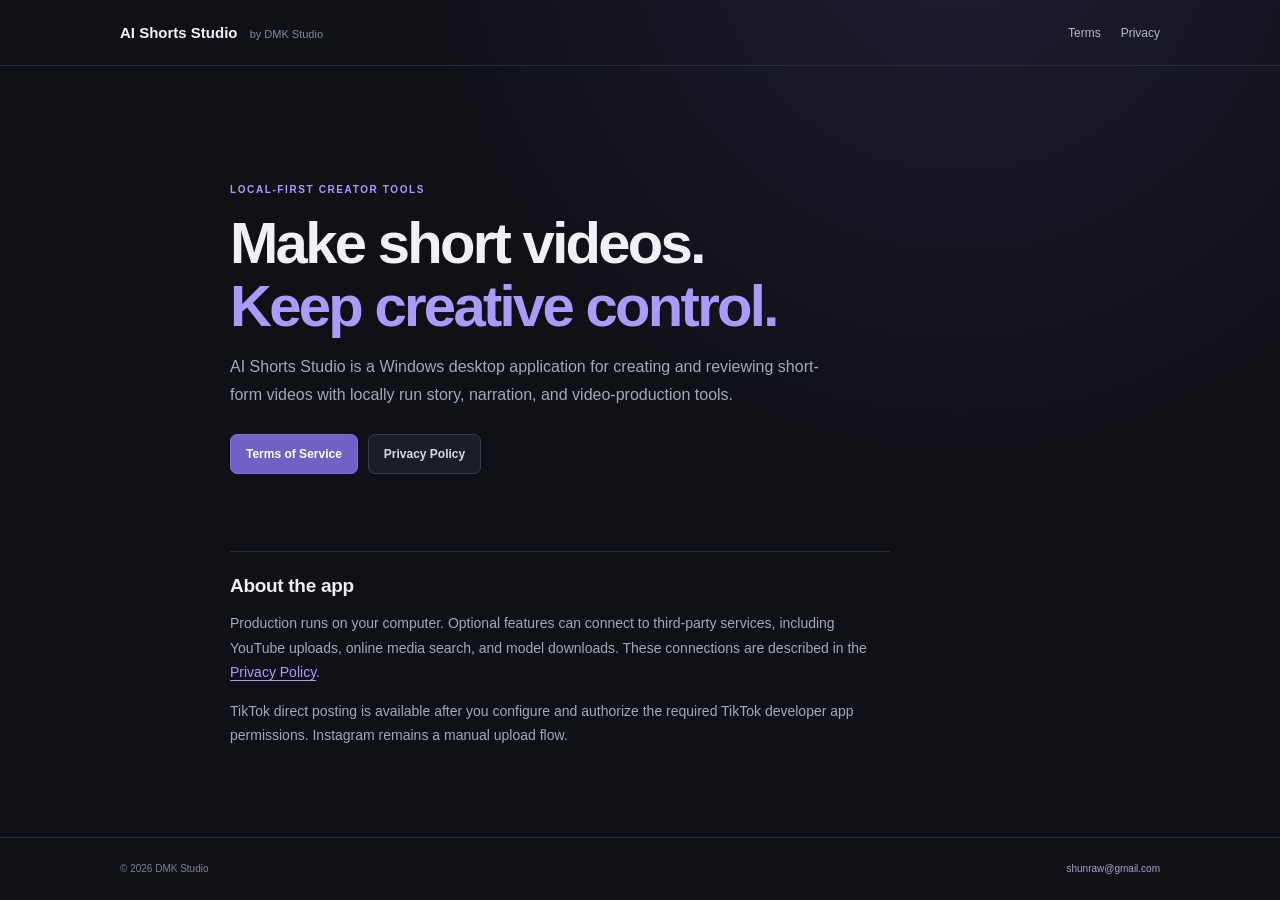
<file: index.html>
<!doctype html>
<html lang="en-GB">
  <head>
    <meta charset="utf-8">
    <meta name="viewport" content="width=device-width, initial-scale=1">
    <meta name="theme-color" content="#11131a">
    <meta name="description" content="AI Shorts Studio is a local-first desktop tool for creating short-form videos.">
    <title>AI Shorts Studio — DMK Studio</title>
    <link rel="stylesheet" href="site.css">
  </head>
  <body>
    <header class="site-header">
      <a class="brand" href="./">AI Shorts Studio <span>by DMK Studio</span></a>
      <nav aria-label="Legal">
        <a href="terms.html">Terms</a>
        <a href="privacy.html">Privacy</a>
      </nav>
    </header>
    <main class="hero">
      <p class="eyebrow">LOCAL-FIRST CREATOR TOOLS</p>
      <h1>Make short videos.<br><span>Keep creative control.</span></h1>
      <p class="intro">
        AI Shorts Studio is a Windows desktop application for creating and
        reviewing short-form videos with locally run story, narration, and
        video-production tools.
      </p>
      <div class="actions">
        <a class="button" href="terms.html">Terms of Service</a>
        <a class="button secondary" href="privacy.html">Privacy Policy</a>
      </div>
      <section class="about">
        <h2>About the app</h2>
        <p>
          Production runs on your computer. Optional features can connect to
          third-party services, including YouTube uploads, online media search,
          and model downloads. These connections are described in the
          <a href="privacy.html">Privacy Policy</a>.
        </p>
        <p>
          TikTok direct posting is available after you configure and authorize
          the required TikTok developer app permissions. Instagram remains a
          manual upload flow.
        </p>
      </section>
    </main>
    <footer>
      <span>© 2026 DMK Studio</span>
      <a href="mailto:shunraw@gmail.com">shunraw@gmail.com</a>
    </footer>
  </body>
</html>
</file>
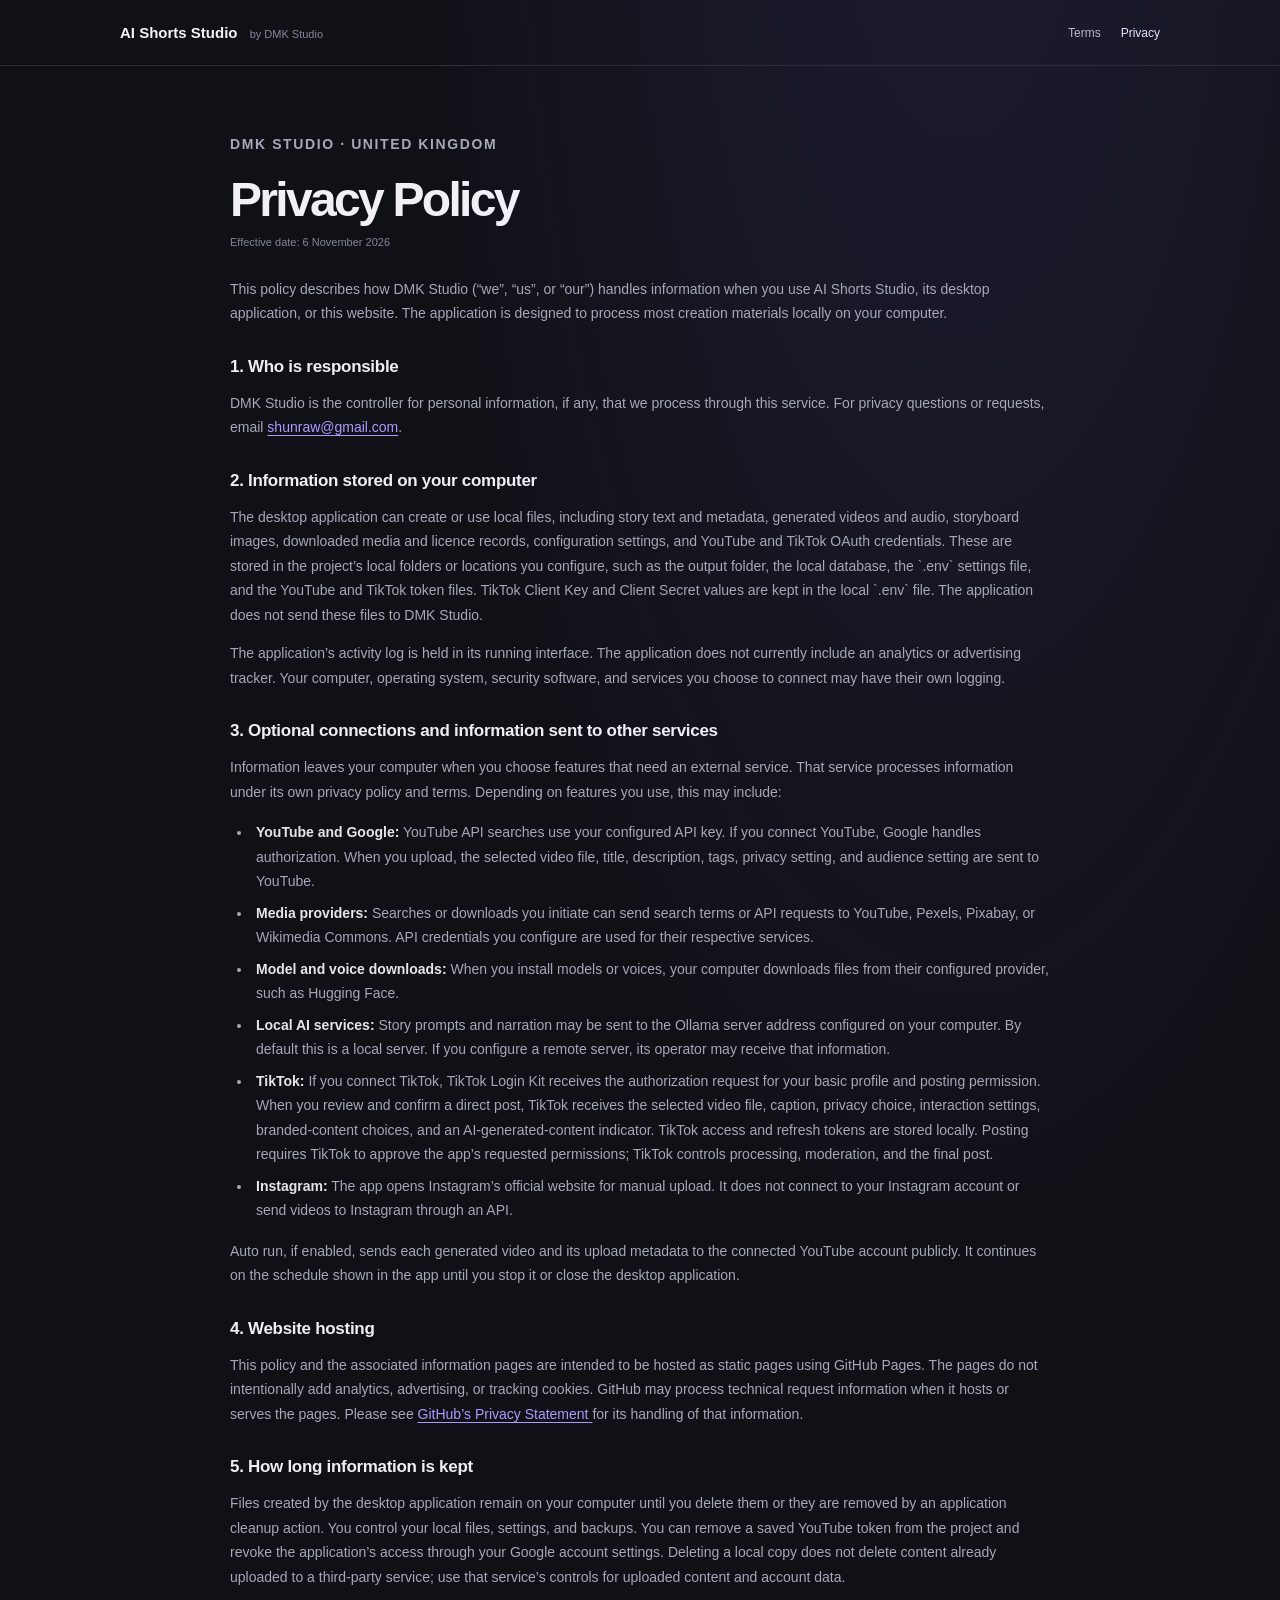
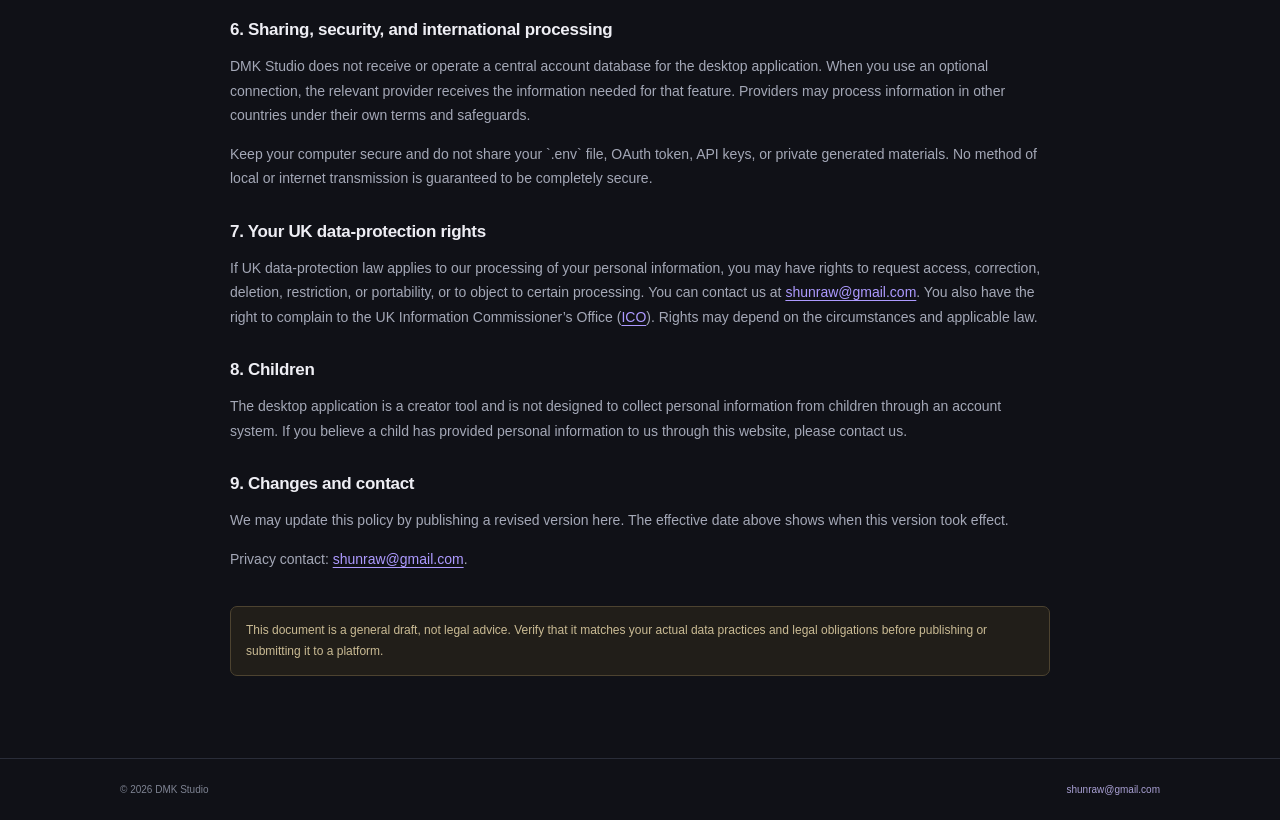
<file: privacy.html>
<!doctype html>
<html lang="en-GB">
  <head>
    <meta charset="utf-8">
    <meta name="viewport" content="width=device-width, initial-scale=1">
    <meta name="theme-color" content="#11131a">
    <title>Privacy Policy — AI Shorts Studio</title>
    <link rel="stylesheet" href="site.css">
  </head>
  <body>
    <header class="site-header">
      <a class="brand" href="./">AI Shorts Studio <span>by DMK Studio</span></a>
      <nav aria-label="Legal">
        <a href="terms.html">Terms</a>
        <a aria-current="page" href="privacy.html">Privacy</a>
      </nav>
    </header>
    <main class="document">
      <p class="eyebrow">DMK STUDIO · UNITED KINGDOM</p>
      <h1>Privacy Policy</h1>
      <p class="updated">Effective date: 6 November 2026</p>
      <p>
        This policy describes how DMK Studio (“we”, “us”, or “our”) handles
        information when you use AI Shorts Studio, its desktop application, or
        this website. The application is designed to process most creation
        materials locally on your computer.
      </p>

      <h2>1. Who is responsible</h2>
      <p>
        DMK Studio is the controller for personal information, if any, that we
        process through this service. For privacy questions or requests, email
        <a href="mailto:shunraw@gmail.com">shunraw@gmail.com</a>.
      </p>

      <h2>2. Information stored on your computer</h2>
      <p>
        The desktop application can create or use local files, including story
        text and metadata, generated videos and audio, storyboard images,
        downloaded media and licence records, configuration settings, and
        YouTube and TikTok OAuth credentials. These are stored in the project’s
        local folders or locations you configure, such as the output folder,
        the local database, the `.env` settings file, and the YouTube and
        TikTok token files. TikTok Client Key and Client Secret values are kept
        in the local `.env` file. The application does not send these files to
        DMK Studio.
      </p>
      <p>
        The application’s activity log is held in its running interface. The
        application does not currently include an analytics or advertising
        tracker. Your computer, operating system, security software, and
        services you choose to connect may have their own logging.
      </p>

      <h2>3. Optional connections and information sent to other services</h2>
      <p>
        Information leaves your computer when you choose features that need an
        external service. That service processes information under its own
        privacy policy and terms. Depending on features you use, this may
        include:
      </p>
      <ul>
        <li><strong>YouTube and Google:</strong> YouTube API searches use your configured API key. If you connect YouTube, Google handles authorization. When you upload, the selected video file, title, description, tags, privacy setting, and audience setting are sent to YouTube.</li>
        <li><strong>Media providers:</strong> Searches or downloads you initiate can send search terms or API requests to YouTube, Pexels, Pixabay, or Wikimedia Commons. API credentials you configure are used for their respective services.</li>
        <li><strong>Model and voice downloads:</strong> When you install models or voices, your computer downloads files from their configured provider, such as Hugging Face.</li>
        <li><strong>Local AI services:</strong> Story prompts and narration may be sent to the Ollama server address configured on your computer. By default this is a local server. If you configure a remote server, its operator may receive that information.</li>
        <li><strong>TikTok:</strong> If you connect TikTok, TikTok Login Kit receives the authorization request for your basic profile and posting permission. When you review and confirm a direct post, TikTok receives the selected video file, caption, privacy choice, interaction settings, branded-content choices, and an AI-generated-content indicator. TikTok access and refresh tokens are stored locally. Posting requires TikTok to approve the app’s requested permissions; TikTok controls processing, moderation, and the final post.</li>
        <li><strong>Instagram:</strong> The app opens Instagram’s official website for manual upload. It does not connect to your Instagram account or send videos to Instagram through an API.</li>
      </ul>
      <p>
        Auto run, if enabled, sends each generated video and its upload metadata
        to the connected YouTube account publicly. It continues on the schedule
        shown in the app until you stop it or close the desktop application.
      </p>

      <h2>4. Website hosting</h2>
      <p>
        This policy and the associated information pages are intended to be
        hosted as static pages using GitHub Pages. The pages do not intentionally
        add analytics, advertising, or tracking cookies. GitHub may process
        technical request information when it hosts or serves the pages. Please
        see
        <a href="https://docs.github.com/en/site-policy/privacy-policies/github-general-privacy-statement">
          GitHub’s Privacy Statement
        </a>
        for its handling of that information.
      </p>

      <h2>5. How long information is kept</h2>
      <p>
        Files created by the desktop application remain on your computer until
        you delete them or they are removed by an application cleanup action.
        You control your local files, settings, and backups. You can remove a
        saved YouTube token from the project and revoke the application’s
        access through your Google account settings. Deleting a local copy does
        not delete content already uploaded to a third-party service; use that
        service’s controls for uploaded content and account data.
      </p>

      <h2>6. Sharing, security, and international processing</h2>
      <p>
        DMK Studio does not receive or operate a central account database for
        the desktop application. When you use an optional connection, the
        relevant provider receives the information needed for that feature.
        Providers may process information in other countries under their own
        terms and safeguards.
      </p>
      <p>
        Keep your computer secure and do not share your `.env` file, OAuth
        token, API keys, or private generated materials. No method of local or
        internet transmission is guaranteed to be completely secure.
      </p>

      <h2>7. Your UK data-protection rights</h2>
      <p>
        If UK data-protection law applies to our processing of your personal
        information, you may have rights to request access, correction,
        deletion, restriction, or portability, or to object to certain
        processing. You can contact us at
        <a href="mailto:shunraw@gmail.com">shunraw@gmail.com</a>. You also have
        the right to complain to the UK Information Commissioner’s Office
        (<a href="https://ico.org.uk/">ICO</a>). Rights may depend on the
        circumstances and applicable law.
      </p>

      <h2>8. Children</h2>
      <p>
        The desktop application is a creator tool and is not designed to
        collect personal information from children through an account system.
        If you believe a child has provided personal information to us through
        this website, please contact us.
      </p>

      <h2>9. Changes and contact</h2>
      <p>
        We may update this policy by publishing a revised version here. The
        effective date above shows when this version took effect.
      </p>
      <p>
        Privacy contact: <a href="mailto:shunraw@gmail.com">shunraw@gmail.com</a>.
      </p>
      <p class="notice">
        This document is a general draft, not legal advice. Verify that it
        matches your actual data practices and legal obligations before
        publishing or submitting it to a platform.
      </p>
    </main>
    <footer>
      <span>© 2026 DMK Studio</span>
      <a href="mailto:shunraw@gmail.com">shunraw@gmail.com</a>
    </footer>
  </body>
</html>
</file>
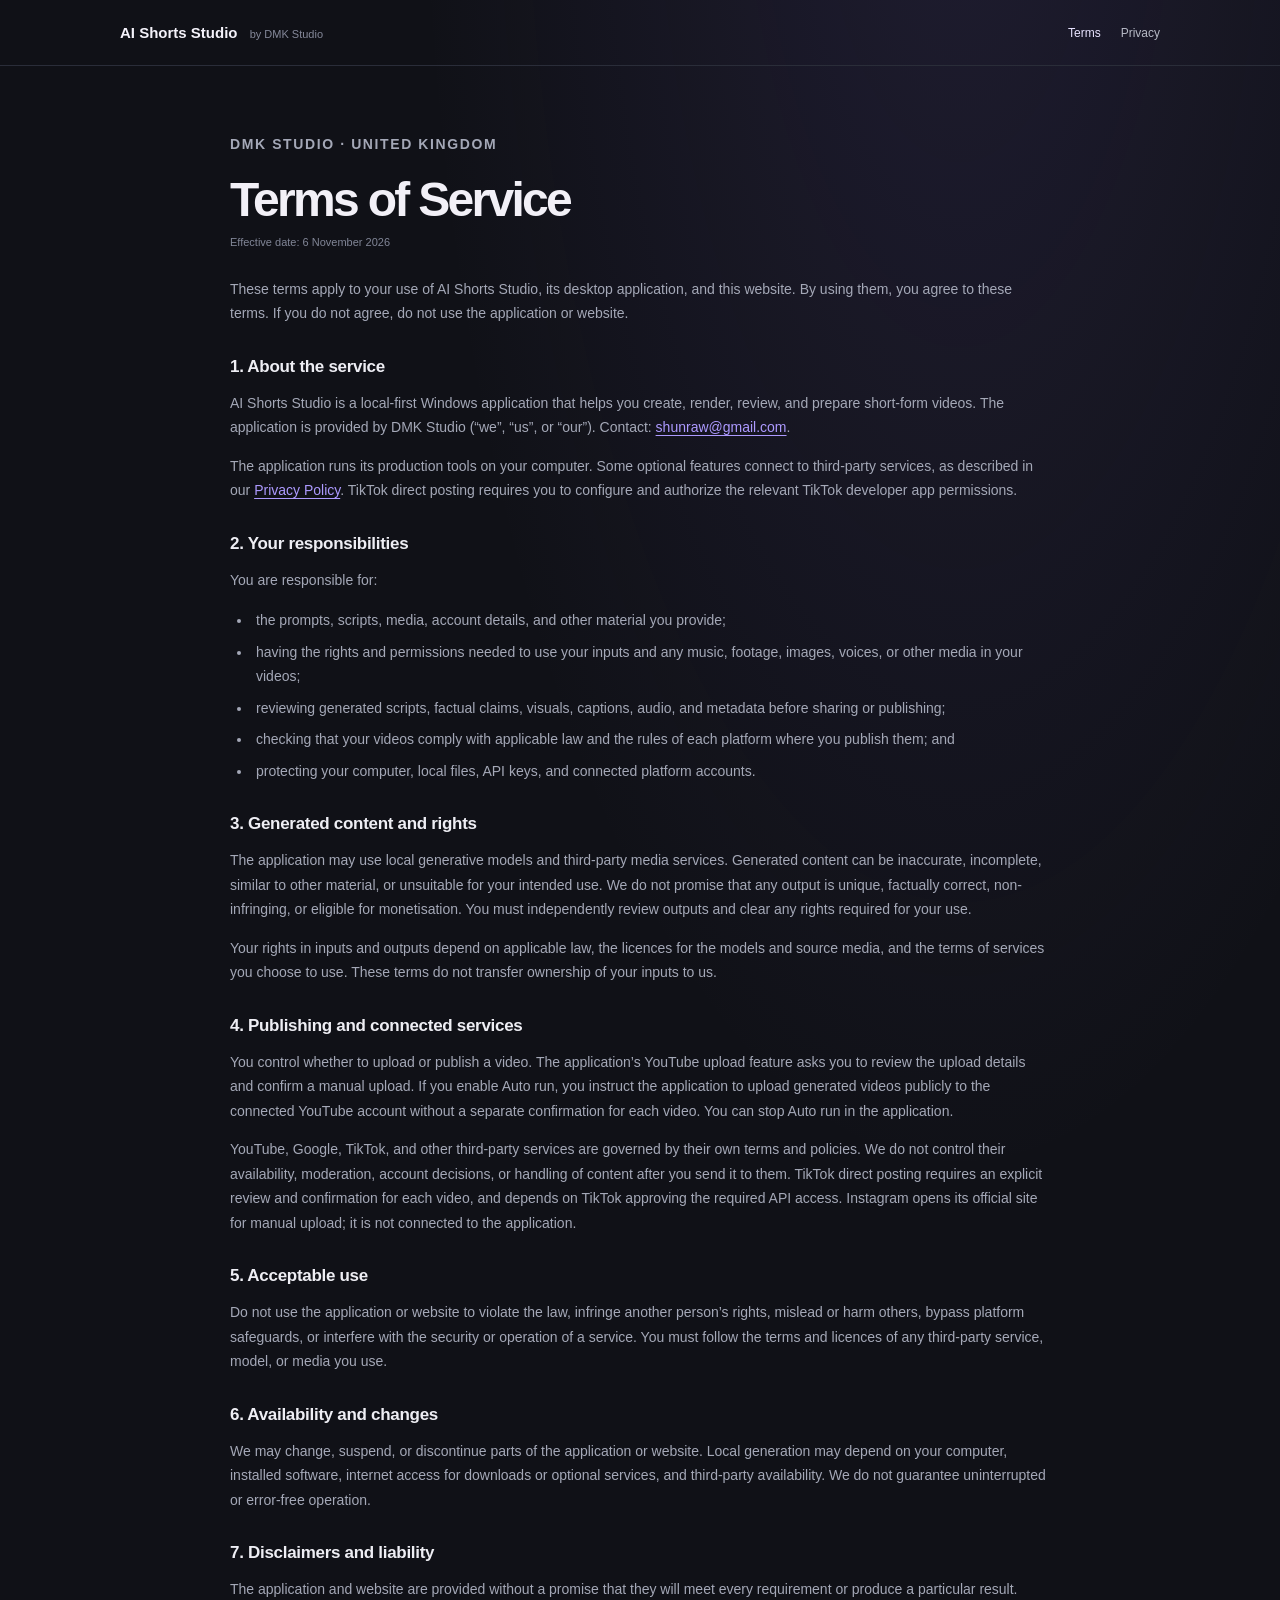
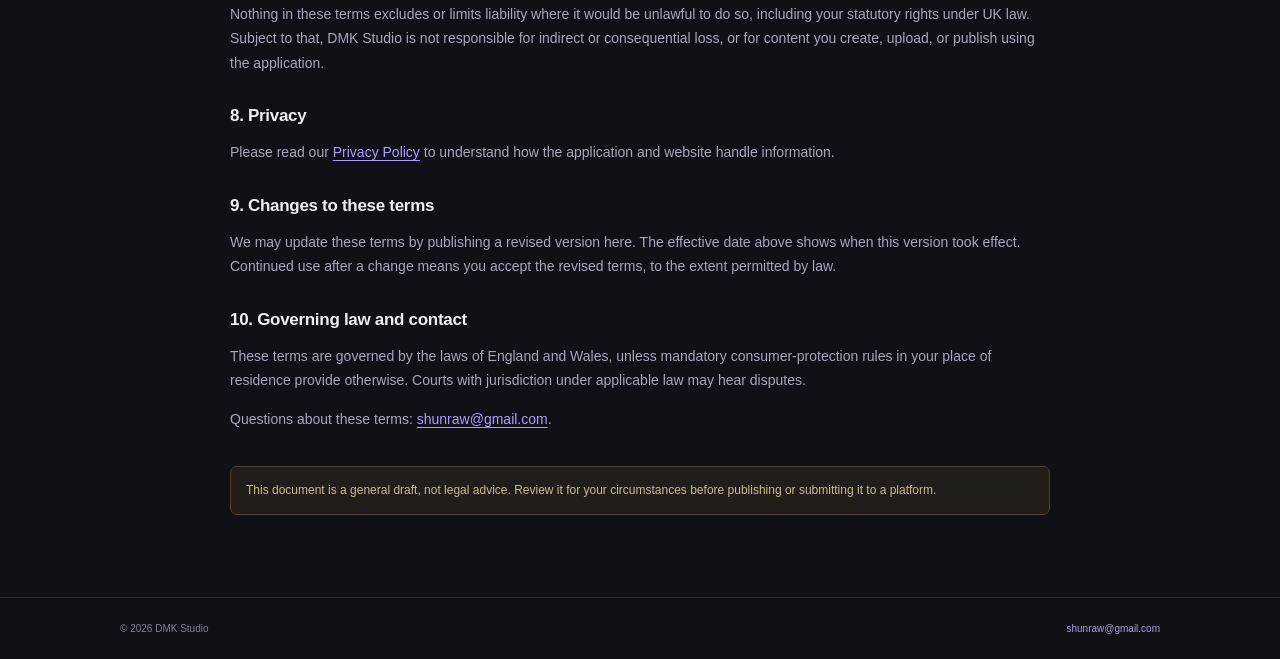
<file: terms.html>
<!doctype html>
<html lang="en-GB">
  <head>
    <meta charset="utf-8">
    <meta name="viewport" content="width=device-width, initial-scale=1">
    <meta name="theme-color" content="#11131a">
    <title>Terms of Service — AI Shorts Studio</title>
    <link rel="stylesheet" href="site.css">
  </head>
  <body>
    <header class="site-header">
      <a class="brand" href="./">AI Shorts Studio <span>by DMK Studio</span></a>
      <nav aria-label="Legal">
        <a aria-current="page" href="terms.html">Terms</a>
        <a href="privacy.html">Privacy</a>
      </nav>
    </header>
    <main class="document">
      <p class="eyebrow">DMK STUDIO · UNITED KINGDOM</p>
      <h1>Terms of Service</h1>
      <p class="updated">Effective date: 6 November 2026</p>
      <p>
        These terms apply to your use of AI Shorts Studio, its desktop
        application, and this website. By using them, you agree to these terms.
        If you do not agree, do not use the application or website.
      </p>

      <h2>1. About the service</h2>
      <p>
        AI Shorts Studio is a local-first Windows application that helps you
        create, render, review, and prepare short-form videos. The application
        is provided by DMK Studio (“we”, “us”, or “our”). Contact:
        <a href="mailto:shunraw@gmail.com">shunraw@gmail.com</a>.
      </p>
      <p>
        The application runs its production tools on your computer. Some
        optional features connect to third-party services, as described in our
        <a href="privacy.html">Privacy Policy</a>. TikTok direct posting requires
        you to configure and authorize the relevant TikTok developer app
        permissions.
      </p>

      <h2>2. Your responsibilities</h2>
      <p>You are responsible for:</p>
      <ul>
        <li>the prompts, scripts, media, account details, and other material you provide;</li>
        <li>having the rights and permissions needed to use your inputs and any music, footage, images, voices, or other media in your videos;</li>
        <li>reviewing generated scripts, factual claims, visuals, captions, audio, and metadata before sharing or publishing;</li>
        <li>checking that your videos comply with applicable law and the rules of each platform where you publish them; and</li>
        <li>protecting your computer, local files, API keys, and connected platform accounts.</li>
      </ul>

      <h2>3. Generated content and rights</h2>
      <p>
        The application may use local generative models and third-party media
        services. Generated content can be inaccurate, incomplete, similar to
        other material, or unsuitable for your intended use. We do not promise
        that any output is unique, factually correct, non-infringing, or
        eligible for monetisation. You must independently review outputs and
        clear any rights required for your use.
      </p>
      <p>
        Your rights in inputs and outputs depend on applicable law, the
        licences for the models and source media, and the terms of services you
        choose to use. These terms do not transfer ownership of your inputs to
        us.
      </p>

      <h2>4. Publishing and connected services</h2>
      <p>
        You control whether to upload or publish a video. The application’s
        YouTube upload feature asks you to review the upload details and
        confirm a manual upload. If you enable Auto run, you instruct the
        application to upload generated videos publicly to the connected
        YouTube account without a separate confirmation for each video. You
        can stop Auto run in the application.
      </p>
      <p>
        YouTube, Google, TikTok, and other third-party services are governed by
        their own terms and policies. We do not control their availability,
        moderation, account decisions, or handling of content after you send it
        to them. TikTok direct posting requires an explicit review and
        confirmation for each video, and depends on TikTok approving the
        required API access. Instagram opens its official site for manual
        upload; it is not connected to the application.
      </p>

      <h2>5. Acceptable use</h2>
      <p>
        Do not use the application or website to violate the law, infringe
        another person’s rights, mislead or harm others, bypass platform
        safeguards, or interfere with the security or operation of a service.
        You must follow the terms and licences of any third-party service,
        model, or media you use.
      </p>

      <h2>6. Availability and changes</h2>
      <p>
        We may change, suspend, or discontinue parts of the application or
        website. Local generation may depend on your computer, installed
        software, internet access for downloads or optional services, and
        third-party availability. We do not guarantee uninterrupted or
        error-free operation.
      </p>

      <h2>7. Disclaimers and liability</h2>
      <p>
        The application and website are provided without a promise that they
        will meet every requirement or produce a particular result. Nothing in
        these terms excludes or limits liability where it would be unlawful to
        do so, including your statutory rights under UK law. Subject to that,
        DMK Studio is not responsible for indirect or consequential loss, or
        for content you create, upload, or publish using the application.
      </p>

      <h2>8. Privacy</h2>
      <p>
        Please read our <a href="privacy.html">Privacy Policy</a> to understand
        how the application and website handle information.
      </p>

      <h2>9. Changes to these terms</h2>
      <p>
        We may update these terms by publishing a revised version here. The
        effective date above shows when this version took effect. Continued use
        after a change means you accept the revised terms, to the extent
        permitted by law.
      </p>

      <h2>10. Governing law and contact</h2>
      <p>
        These terms are governed by the laws of England and Wales, unless
        mandatory consumer-protection rules in your place of residence provide
        otherwise. Courts with jurisdiction under applicable law may hear
        disputes.
      </p>
      <p>
        Questions about these terms:
        <a href="mailto:shunraw@gmail.com">shunraw@gmail.com</a>.
      </p>
      <p class="notice">
        This document is a general draft, not legal advice. Review it for your
        circumstances before publishing or submitting it to a platform.
      </p>
    </main>
    <footer>
      <span>© 2026 DMK Studio</span>
      <a href="mailto:shunraw@gmail.com">shunraw@gmail.com</a>
    </footer>
  </body>
</html>
</file>
<file: site.css>
:root {
  color-scheme: dark;
  font-family: "Segoe UI", Arial, sans-serif;
  color: #e9eaf1;
  background: #101117;
  font-synthesis: none;
  text-rendering: optimizeLegibility;
  -webkit-font-smoothing: antialiased;
  --muted: #a4a8b7;
  --violet: #ad9aff;
  --line: #2a2d39;
}

* { box-sizing: border-box; }

body {
  min-width: 320px;
  min-height: 100vh;
  margin: 0;
  background:
    radial-gradient(ellipse at 75% -10%, rgba(116, 94, 195, .15), transparent 40%),
    #101117;
}

a { color: var(--violet); text-underline-offset: 3px; }
a:hover { color: #d3c8ff; }

.site-header, footer {
  display: flex;
  align-items: center;
  justify-content: space-between;
  gap: 20px;
  border-bottom: 1px solid var(--line);
}

.site-header { min-height: 66px; padding: 0 max(28px, calc((100% - 1040px) / 2)); }
.brand { color: #f4f2fa; font-size: 15px; font-weight: 700; text-decoration: none; }
.brand span { margin-left: 8px; color: #85899a; font-size: 11px; font-weight: 400; }
nav { display: flex; gap: 20px; }
nav a { color: #b6b9c5; font-size: 12px; text-decoration: none; }
nav a[aria-current="page"] { color: #e8e3ff; }

.hero, .document { width: min(100% - 40px, 820px); margin: 0 auto; }
.hero { padding: clamp(70px, 12vh, 130px) 0 75px; }
.eyebrow { color: var(--violet); font-size: 10px; font-weight: 700; letter-spacing: 1.6px; }
h1 { margin: 17px 0 15px; color: #f2f0f7; font-size: clamp(38px, 7vw, 58px); letter-spacing: -2.7px; line-height: 1.08; }
.hero h1 span { color: var(--violet); }
.intro { max-width: 590px; color: #a4a8b7; font-size: 16px; line-height: 1.75; }
.actions { display: flex; flex-wrap: wrap; gap: 10px; margin-top: 25px; }
.button { display: inline-flex; min-height: 40px; align-items: center; padding: 0 15px; border: 1px solid #806de0; border-radius: 7px; color: #fff; background: #7161c4; font-size: 12px; font-weight: 600; text-decoration: none; }
.button:hover { color: #fff; background: #8573df; }
.button.secondary { border-color: #3a3d4b; color: #d9d9e3; background: #1b1e27; }
.button.secondary:hover { background: #282b38; }
.about { max-width: 660px; margin-top: 77px; padding-top: 23px; border-top: 1px solid var(--line); }
h2 { margin: 29px 0 10px; color: #eeeef4; font-size: 19px; letter-spacing: -.3px; }
.about h2 { margin-top: 0; }
.about p, .document p, .document li { color: var(--muted); font-size: 14px; line-height: 1.75; }
.document { padding: 52px 0 70px; }
.document h1 { margin-bottom: 8px; font-size: clamp(36px, 6vw, 48px); }
.document h2 { margin-top: 31px; font-size: 17px; }
.document ul { padding-left: 22px; }
.document li { margin: 7px 0; padding-left: 4px; }
.document strong { color: #e5e5ed; }
.document .updated { margin: 0 0 24px; color: #818697; font-size: 11px; }
.notice { margin-top: 35px; padding: 13px 15px; border: 1px solid #4d4330; border-radius: 7px; color: #cabb94 !important; background: #211e19; font-size: 12px !important; }
footer { min-height: 62px; padding: 0 max(28px, calc((100% - 1040px) / 2)); border-top: 1px solid var(--line); border-bottom: 0; color: #7e8392; font-size: 10px; }
footer a { color: #a9a0d4; text-decoration: none; }

@media (max-width: 560px) {
  .site-header { align-items: flex-start; flex-direction: column; justify-content: center; gap: 9px; padding: 14px 20px; }
  .brand span { display: block; margin: 5px 0 0; }
  nav { gap: 15px; }
  .hero, .document { width: calc(100% - 36px); }
  .hero { padding-top: 64px; }
  .intro { font-size: 14px; }
  .about { margin-top: 54px; }
  .document { padding-top: 36px; }
  .document p, .document li { font-size: 13px; }
  footer { padding: 0 18px; }
}
</file>
